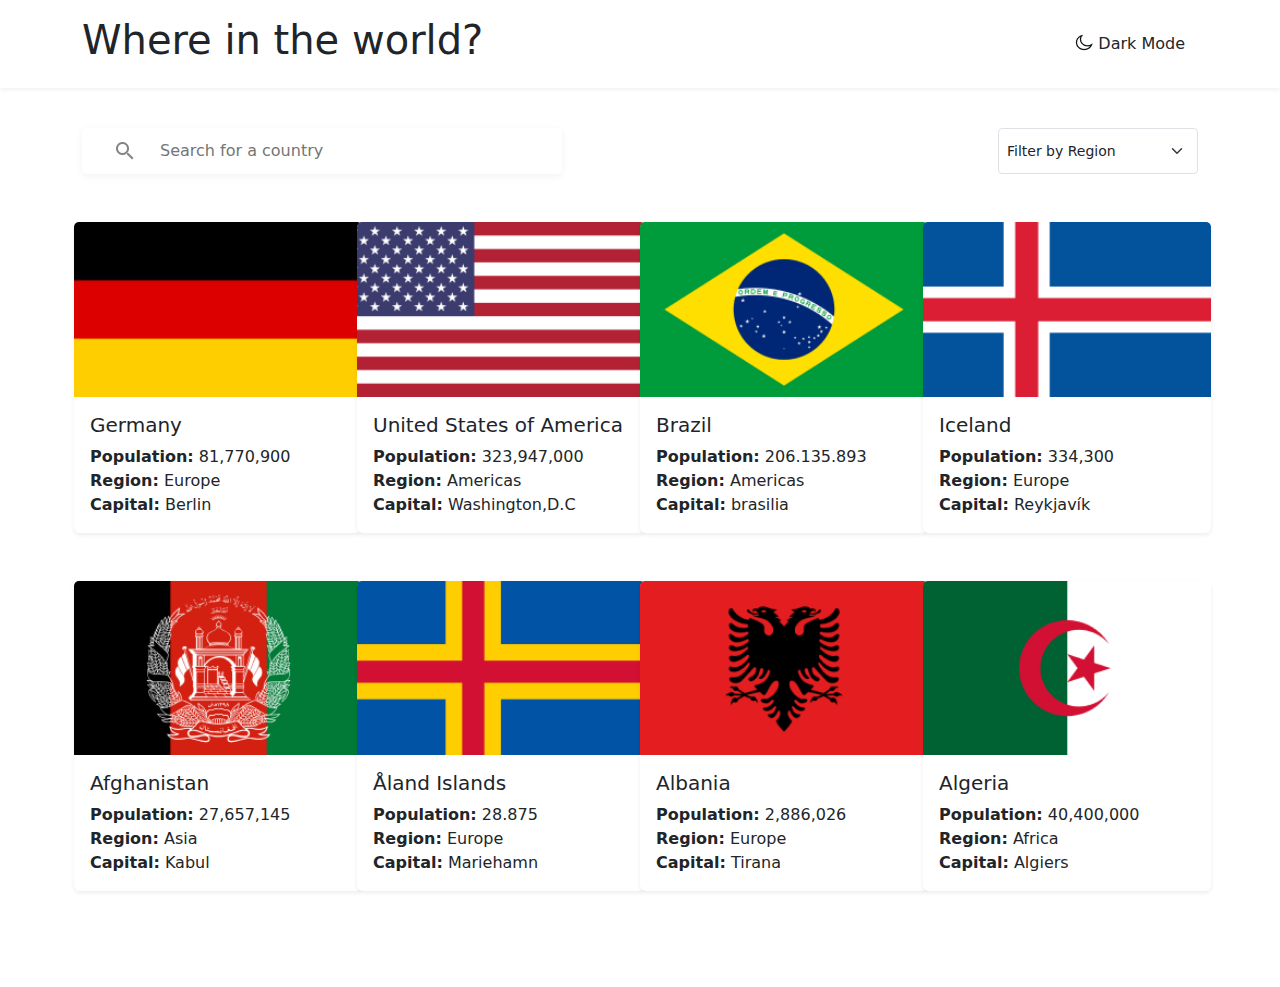
<file: index.html>
<!DOCTYPE html>
<html lang="en">

<head>
    <meta charset="UTF-8">
    <meta http-equiv="X-UA-Compatible" content="IE=edge">
    <meta name="viewport" content="width=device-width, initial-scale=1.0">
    <title>World</title>
    <link rel="preconnect" href="https://fonts.googleapis.com">
    <link rel="preconnect" href="https://fonts.gstatic.com" crossorigin>
    <link href="https://fonts.googleapis.com/css2?family=Nunito+Sans:wght@300;400;600;800&display=swap"
        rel="stylesheet">
    <link rel="stylesheet" href="./css/main.css">
    <link rel="stylesheet" href="https://cdn.jsdelivr.net/npm/bootstrap@5.2.2/dist/css/bootstrap.min.css">
</head>

<body>
    <header class="site-header py-3">
        <div class="container">
            <div class=" d-flex justify-content-between align-items-center">
                <div class="h1">Where in the world?</div>
                <button type="submit" class="btn hero-btn">
                    <img src="./images/moon.png" alt="moon" class="moon-img">
                    <p class="text">
                        Dark Mode
                    </p>
                </button>
            </div>
        </div>
    </header>
    <main>
        <section class="hero">
            <div class="container">
                <form class="d-flex col-12 justify-content-between" role="search">
                    <label class="label">
                        <img src="./images/icon1.png" alt="icon" class="img-pic">
                        <input class="input  me-2" type="search" placeholder="Search for a country" aria-label="Search">
                    </label>
                    <select class="form-select  form-select-sm" aria-label=".form-select-sm example">
                        <option selected>Filter by Region</option>
                        <option value="Africa">Africa</option>
                        <option value="America">America</option>
                        <option value="Asia">Asia</option>
                        <option value="Europe">Europe</option>
                        <option value="Oceania">Oceania</option>
                    </select>
                </form>
            </div>
        </section>
        <section class="page">
            <div class="container">
                <div class="row  justify-content-between py-5 px-1">
                    <a href="./about.html" class="link p-0 col-12 col-sm-12 col-md-6 col-lg-6 col-xl-3 col-xxl-3"
                        target="_blank">
                        <div class="card  p-0 mb-5 border-0 shadow-sm  bg-body rounded" style="width: 18rem;">
                            <div class="card-box">
                                <img src="./images/img1.png" class="card-img-top" alt="...">
                                <div class="card-body">
                                    <h5 class="card-title">Germany</h5>
                                    <ul class="list">
                                        <li class="item"><strong>Population:</strong> 81,770,900</li>
                                        <li class="item"><strong>Region:</strong> Europe</li>
                                        <li class="item"><strong>Capital:</strong> Berlin</li>
                                    </ul>
                                </div>
                            </div>
                        </div>
                    </a>
                    <a href="./about.html" class="link  p-0 col-12 col-sm-12 col-md-6 col-lg-6 col-xl-3 col-xxl-3  ">
                        <div class="card p-0 mb-5 border-0 shadow-sm p-0  bg-body rounded " style="width: 18rem;">
                            <div class="card-box">
                                <img src="./images/img2.png" class="card-img-top" alt="...">
                                <div class="card-body">
                                    <h5 class="card-title">United States of America</h5>
                                    <ul class="list">
                                        <li class="item"><strong>Population:</strong> 323,947,000</li>
                                        <li class="item"><strong>Region:</strong> Americas</li>
                                        <li class="item"><strong>Capital:</strong> Washington,D.C</li>
                                    </ul>
                                </div>
                            </div>
                        </div>
                    </a>
                    <a href="./about.html" class="link p-0 col-12 col-sm-12 col-md-6 col-lg-6 col-xl-3 col-xxl-3"
                        target="_blank">
                        <div class="card  p-0 mb-5 border-0 shadow-sm  bg-body rounded" style="width: 18rem;">
                            <div class="card-box">
                                <img src="./images/img3.png" class="card-img-top" alt="...">
                                <div class="card-body">
                                    <h5 class="card-title">Brazil</h5>
                                    <ul class="list">
                                        <li class="item"><strong>Population:</strong> 206.135.893</li>
                                        <li class="item"><strong>Region:</strong> Americas</li>
                                        <li class="item"><strong>Capital:</strong> brasilia</li>
                                    </ul>
                                </div>
                            </div>
                        </div>
                    </a>
                    <a href="./about.html" class="link p-0 col-12 col-sm-12 col-md-6 col-lg-6 col-xl-3 col-xxl-3"
                        target="_blank">
                        <div class="card  p-0 mb-5 border-0 shadow-sm  bg-body rounded" style="width: 18rem;">
                            <div class="card-box">
                                <img src="./images/img4.png" class="card-img-top" alt="...">
                                <div class="card-body">
                                    <h5 class="card-title">Iceland</h5>
                                    <ul class="list">
                                        <li class="item"><strong>Population:</strong> 334,300</li>
                                        <li class="item"><strong>Region:</strong> Europe</li>
                                        <li class="item"><strong>Capital:</strong> Reykjavík</li>
                                    </ul>
                                </div>
                            </div>
                        </div>
                    </a>
                    <a href="./about.html" class="link p-0 col-12 col-sm-12 col-md-6 col-lg-6 col-xl-3 col-xxl-3"
                        target="_blank">
                        <div class="card  p-0 mb-5 border-0 shadow-sm  bg-body rounded" style="width: 18rem;">
                            <div class="card-box">
                                <img src="./images/img5.png" class="card-img-top" alt="...">
                                <div class="card-body">
                                    <h5 class="card-title">Afghanistan</h5>
                                    <ul class="list">
                                        <li class="item"><strong>Population:</strong> 27,657,145</li>
                                        <li class="item"><strong>Region:</strong> Asia</li>
                                        <li class="item"><strong>Capital:</strong> Kabul</li>
                                    </ul>
                                </div>
                            </div>
                        </div>
                    </a>
                    <a href="/about.html" class="link p-0 col-12 col-sm-12 col-md-6 col-lg-6 col-xl-3 col-xxl-3">
                        <div class="card p-0 mb-5 border-0 shadow-sm  bg-body rounded" style="width: 18rem;">
                            <div class="card-box">
                                <img src="./images/img6.png" class="card-img-top" alt="...">
                                <div class="card-body">
                                    <h5 class="card-title">Åland Islands</h5>
                                    <ul class="list">
                                        <li class="item"><strong>Population:</strong> 28.875</li>
                                        <li class="item"><strong>Region:</strong> Europe</li>
                                        <li class="item"><strong>Capital:</strong> Mariehamn</li>
                                    </ul>
                                </div>
                            </div>
                        </div>
                    </a>
                    <a href="./about.html" class="link p-0 col-12 col-sm-12 col-md-6 col-lg-6 col-xl-3 col-xxl-3"
                        target="_blank">
                        <div class="card-box">
                            <div class="card  p-0 mb-5 border-0 shadow-sm  bg-body rounded" style="width: 18rem;">
                                <div class="card-box">
                                    <img src="./images/img7.png" class="card-img-top" alt="...">
                                    <div class="card-body">
                                        <h5 class="card-title">Albania</h5>
                                        <ul class="list">
                                            <li class="item"><strong>Population:</strong> 2,886,026</li>
                                            <li class="item"><strong>Region:</strong> Europe</li>
                                            <li class="item"><strong>Capital:</strong> Tirana</li>
                                        </ul>
                                    </div>
                                </div>
                            </div>
                        </div>
                    </a>
                    <a href="./about.html" class="link p-0 col-12 col-sm-12 col-md-6 col-lg-6 col-xl-3 col-xxl-3">
                        <div class="card p-0 mb-5 border-0 shadow-sm  bg-body rounded" style="width: 18rem;">
                            <div class="card-box">
                                <img src="./images/img8.png" class="card-img-top" alt="...">
                                <div class="card-body">
                                    <h5 class="card-title">Algeria</h5>
                                    <ul class="list">
                                        <li class="item"><strong>Population:</strong> 40,400,000</li>
                                        <li class="item"><strong>Region:</strong> Africa</li>
                                        <li class="item"><strong>Capital:</strong> Algiers</li>
                                    </ul>
                                </div>
                            </div>
                        </div>
                    </a>
                </div>
            </div>
        </section>
    </main>
    <script src="https://cdn.jsdelivr.net/npm/bootstrap@5.2.2/dist/js/bootstrap.bundle.min.js"></script>
    <script src="java.js"></script>
</body>

</html>
</file>
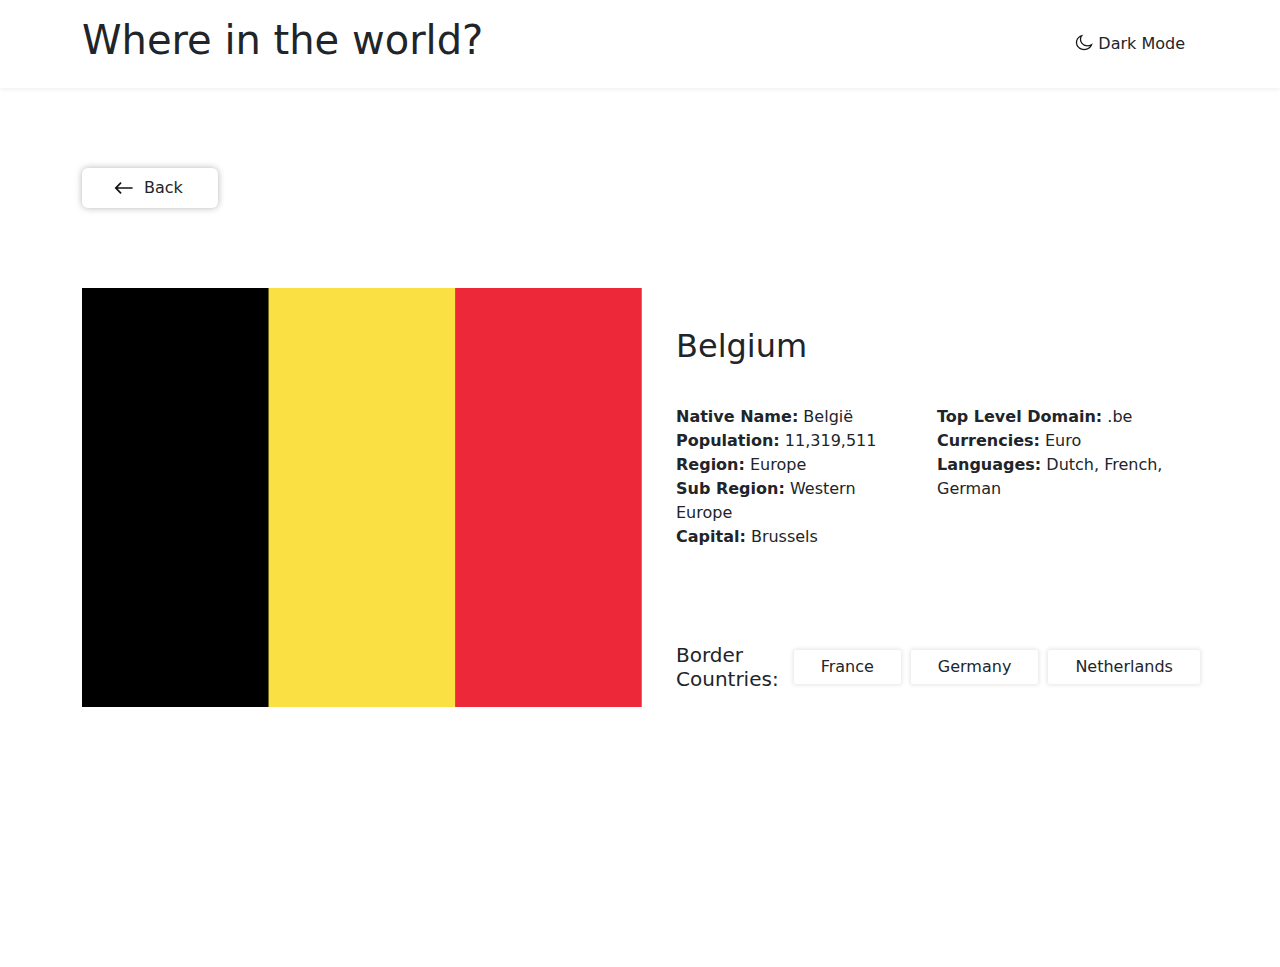
<file: about.html>
<!DOCTYPE html>
<html lang="en">

<head>
    <meta charset="UTF-8">
    <meta http-equiv="X-UA-Compatible" content="IE=edge">
    <meta name="viewport" content="width=device-width, initial-scale=1.0">
    <title>about</title>
    <link rel="preconnect" href="https://fonts.googleapis.com">
    <link rel="preconnect" href="https://fonts.gstatic.com" crossorigin>
    <link href="https://fonts.googleapis.com/css2?family=Nunito+Sans:wght@300;400;600;800&display=swap"
        rel="stylesheet">
    <link rel="stylesheet" href="./css/main.css">
    <link rel="stylesheet" href="https://cdn.jsdelivr.net/npm/bootstrap@5.2.2/dist/css/bootstrap.min.css">
</head>

<body>
    <header class="site-header py-3">
        <div class="container">
            <div class=" d-flex justify-content-between align-items-center">
                <div class="h1">Where in the world?</div>
                <button type="submit" class="btn hero-btn">
                    <img src="./images/moon.png" alt="moon" class="moon-img">
                    <p class="text">
                        Dark Mode
                    </p>
                </button>
            </div>
        </div>
    </header>
    <main>
        <section class="about">
            <div class="container">
                <label class=" about__label">
                    <img src="./images/icon.svg" alt="icon" class="about__icon">
                    <a href="./index.html" class="about-link">back</a>
                </label>
                <div class="about__inner row">
                    <div class="about-img__box col-12 col-sm-12 col-lg-12 col-md-12 col-xl-6">
                        <img src="./images/flag.png" alt="belgium flag" class="about-img">
                    </div>
                    <div class="about-text__box row col-12 col-sm-12 col-lg-12 col-md-12 col-xl-6">
                        <div class="h2 col-12 col-sm-12">Belgium</div>
                        <ul class="list about-list row">
                            <li class="item col-12 col-sm-12 col-md-6 col-lg-6 col-xl-6 mt-3">
                                <strong> Native Name:</strong> België <br>
                                <strong>Population:</strong> 11,319,511 <br>
                                <strong>Region:</strong> Europe <br>
                                <strong>Sub Region:</strong> Western Europe <br>
                                <strong>Capital:</strong> Brussels
                            </li>
                            <li class="item col-12 col-sm-12 col-md-6 col-lg-6 col-xl-6 mt-3">
                                <strong>Top Level Domain:</strong> .be <br>
                                <strong>Currencies:</strong> Euro <br>
                                <strong>Languages:</strong> Dutch, French, German
                            </li>
                        </ul>
                        <div class="about__contr">
                            <div class="h5">Border Countries: </div>
                            <ul class="list about-list list__about">
                                <li class="item about-item">
                                    <a href="./index.html" class="link">
                                        France
                                    </a>
                                </li>
                                <li class="item about-item">
                                    <a href="./index.html" class="link">
                                        Germany
                                    </a>
                                </li>
                                <li class="item about-item">
                                    <a href="./index.html" class="link">
                                        Netherlands
                                    </a>
                                </li>
                            </ul>
                        </div>
                    </div>
                </div>
            </div>
        </section>
    </main>
    <script src="https://cdn.jsdelivr.net/npm/bootstrap@5.2.2/dist/js/bootstrap.bundle.min.js"></script>
    <script src="java.js"></script>
</body>

</html>
</file>
<file: css/main.css>
:root {
    --bg-color: #F2F2F2;
}

.dark {
    --body-bg-color: #202C36;
    --text-color: #fff;
    --select-color: #2B3844;
}

body {
    background-color: var(--bg-color);
    font-family: 'Nunito Sans', sans-serif;
    background-color: var(--body-bg-color);
}

main {
    background-color: var(--body-bg-color);
}

.site-header {
    background-color: var(--select-color);
    padding-bottom: 0%;
}

.moon-img {
    padding-bottom: 4px;
}

.label {
    position: relative;
    display: flex;
    align-items: center;
    width: 100%;
    max-width: 480px;
    padding: 10px 34px;
    background: #FFFFFF;
    box-shadow: 0px 2px 9px rgba(0, 0, 0, 0.0532439);
    border-radius: 5px;
    border: none;
    background-color: var(--select-color);
}

.input {
    border: none;
    margin-left: 24px;
    outline: none;
    flex-grow: 1;
    background-color: var(--select-color);
    color: var(--text-color);

}

option {
    background-color: var(--body-bg-color);
    color: var(--text-color);
}

.form-select {
    width: 100%;
    max-width: 200px;
    border: none;
    background-color: var(--select-color);
    color: var(--text-color);
}

.h1 {
    color: var(--text-color);
}

.site-header {
    margin: 0%;
    position: relative;
    box-shadow: 0px 2px 4px rgba(0, 0, 0, 0.0562443);
}

.list {
    list-style-type: none;
    margin: 0;
    padding: 0%;
}

.item {
    padding: 0%;
    margin: 0%;
}

.link {
    display: inline;
    text-decoration: none;
    color: #111517;
    color: var(--text-color);
    

}

.card {
    background-color: var(--select-color);

}
.card-box{
    padding: 0%;
    margin: 0%;
    background-color: var(--select-color);
}
.card-title{
    color: var(--text-color);
}

.link:hover {
    opacity: 0.6;
    color: black;
}
.item{
    color: var(--text-color);
}
.hero {
    padding-top: 40px;
}

.hero-btn {
    display: flex;
    align-items: flex-end;
    transition: all 0.6s ease-in;
    color: var(--text-color);
}
.text{
    display: inline;
    color: var(--text-color);
}

.hero-btn:hover {
    outline: none;
    outline: 1px solid red;
    transition: all 0.6s ease-in;
}

/* ABOUT */
.about {
    padding-top: 80px;
    padding-bottom: 260px;
}

.about__label {
    display: flex;
    align-items: center;
    width: 100%;
    max-width: 136px;
    background: #FFFFFF;
    box-shadow: 0px 0px 7px rgba(0, 0, 0, 0.293139);
    border-radius: 6px;
    padding: 10px 32px;
    margin-bottom: 80px;
    background-color: var(--select-color);
}
.h2, .h5{
    color: var(--text-color);
}
.about-link {
    padding: 0%;
    margin: 0%;
    flex-grow: 1;
    margin-left: 11px;
    text-decoration: none;
    font-weight: 300;
    font-size: 16px;
    line-height: 20px;
    color: #111517;
    color: var(--text-color);
    text-transform: capitalize;
}

.about__inner {
    display: flex;
    justify-content: space-between;
}

.about-text__box {
    padding-top: 39px;
    width: 100%;
    max-width: 598px;
}

.about-list {
    display: flex;
    justify-content: space-between;
    margin-top: 23px;
    margin-bottom: 70px;
}

.about__contr {
    display: flex;
    align-items: center;
}

.list__about {
    margin-top: 0%;
    margin-bottom: 8px;
    margin-left: 15px;
}

.about-item {
    background: #FFFFFF;
    box-shadow: 0px 0px 4px 1px rgba(0, 0, 0, 0.104931);
    border-radius: 2px;
    padding: 5px 27px;
    background-color: var(--select-color);
}

.about-item+.about-item {
    margin-left: 10px;
}

/* ABOUT */
</file>
